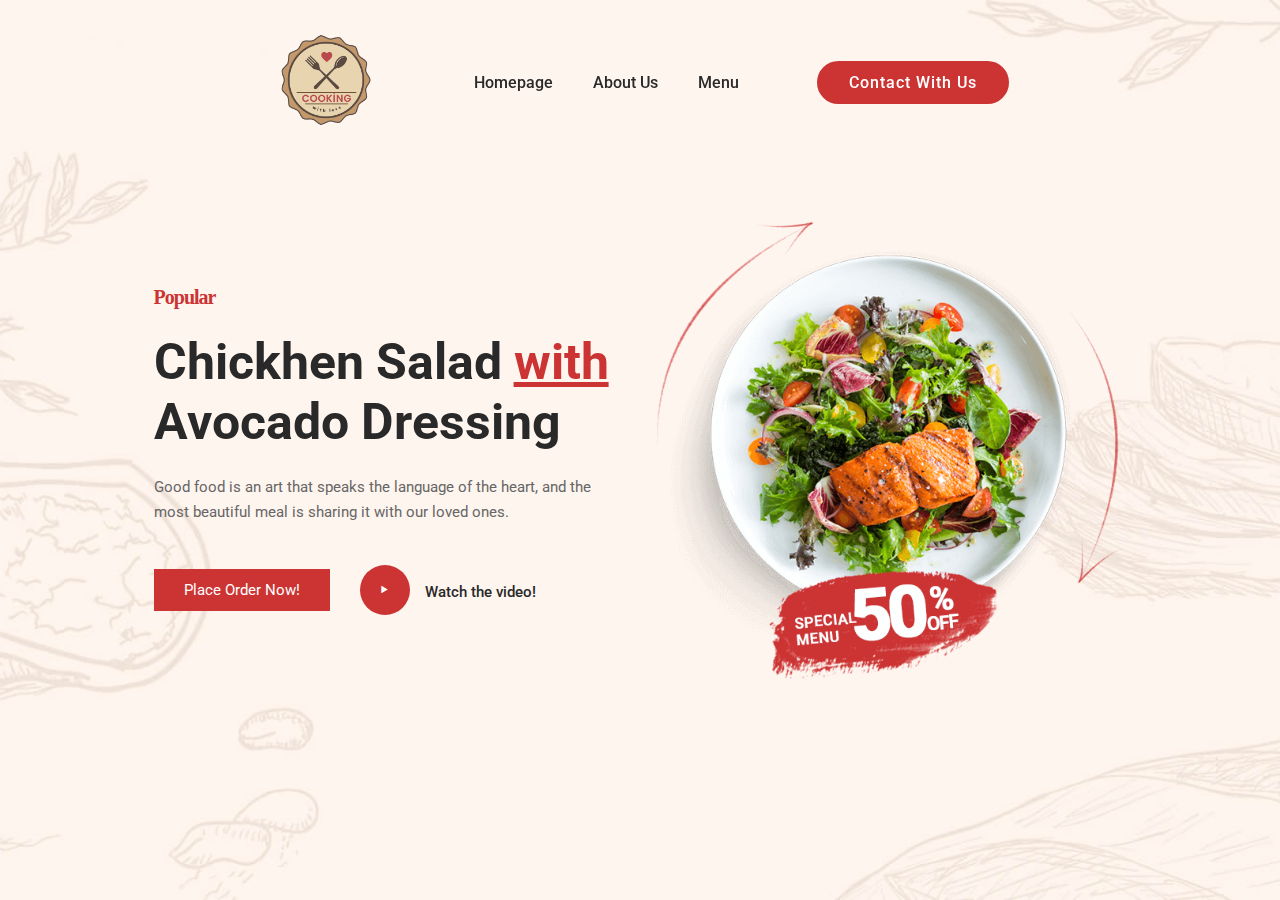
<file: index.html>
<!DOCTYPE html>
<html lang="en">

<head>
    <meta charset="UTF-8">
    <meta http-equiv="X-UA-Compatible" content="IE-edge">
    <meta name="viewport" content="width=device-width, initial-scale=1.0">
    <title>NISHTRAUNT</title>
    <link rel="stylesheet" href="style.css">

    <link rel="stylesheet" href="https://cdnjs.cloudflare.com/ajax/libs/font-awesome/6.5.1/css/all.min.css"
        integrity="sha512-DTOQO9RWCH3ppGqcWaEA1BIZOC6xxalwEsw9c2QQeAIftl+Vegovlnee1c9QX4TctnWMn13TZye+giMm8e2LwA=="
        crossorigin="anonymous" referrerpolicy="no-referrer" />

    <link rel="stylesheet" href="https://unpkg.com/boxicons@latest/css/boxicons.min.css">

    <link rel="preconnect" href="https://fonts.googleapis.com">
    <link rel="preconnect" href="https://fonts.gstatic.com" crossorigin>
    <link href="https://fonts.googleapis.com/css2?family=Roboto:wght@100;300;400;500;700&display=swap" rel="stylesheet">

</head>

<body>
    <header>
        <a href="/index.html" class="logo"> <img src="images/logo.png" alt=""></a>

        <ul class="navmenu">
            <ol><a href="#">Homepage</a></ol>
            <ol><a href="/aboutus.html">About Us</a></ol>
            <ol><a href="/menu.html">Menu</a></ol>

        </ul>

        <div class="nav-icon">
            <a href="/contact.html" class="btn">Contact with us</a>
            <div class="bx bx-menu" id="menu-icon"></div>
        </div>
    </header>

    <!--Home-->
    <section class="home">
        <div class="home-text">
            <h4>Popular</h4>
            <h1>Chickhen Salad <span>with</span> Avocado Dressing</h1>
            <p>Good food is an art that speaks the language of the heart, and
                the most beautiful meal is sharing it with our loved ones.
            </p>

            <div class="main-btn">
                <a href="/menu.html" class="btn1">Place Order Now!</a>
                <a href="https://www.youtube.com/watch?v=4IXTYiKF0os" class="btn2" target="_blank">
                    <span><i class="bx bx-play"></i>Watch the video!</span>
                </a>
            </div>

        </div>

        <div class="home-img">
            <img src="images/baner.png" alt="">
        </div>
    </section>
    <script src="java.js"></script>

</body>

</html>
</file>
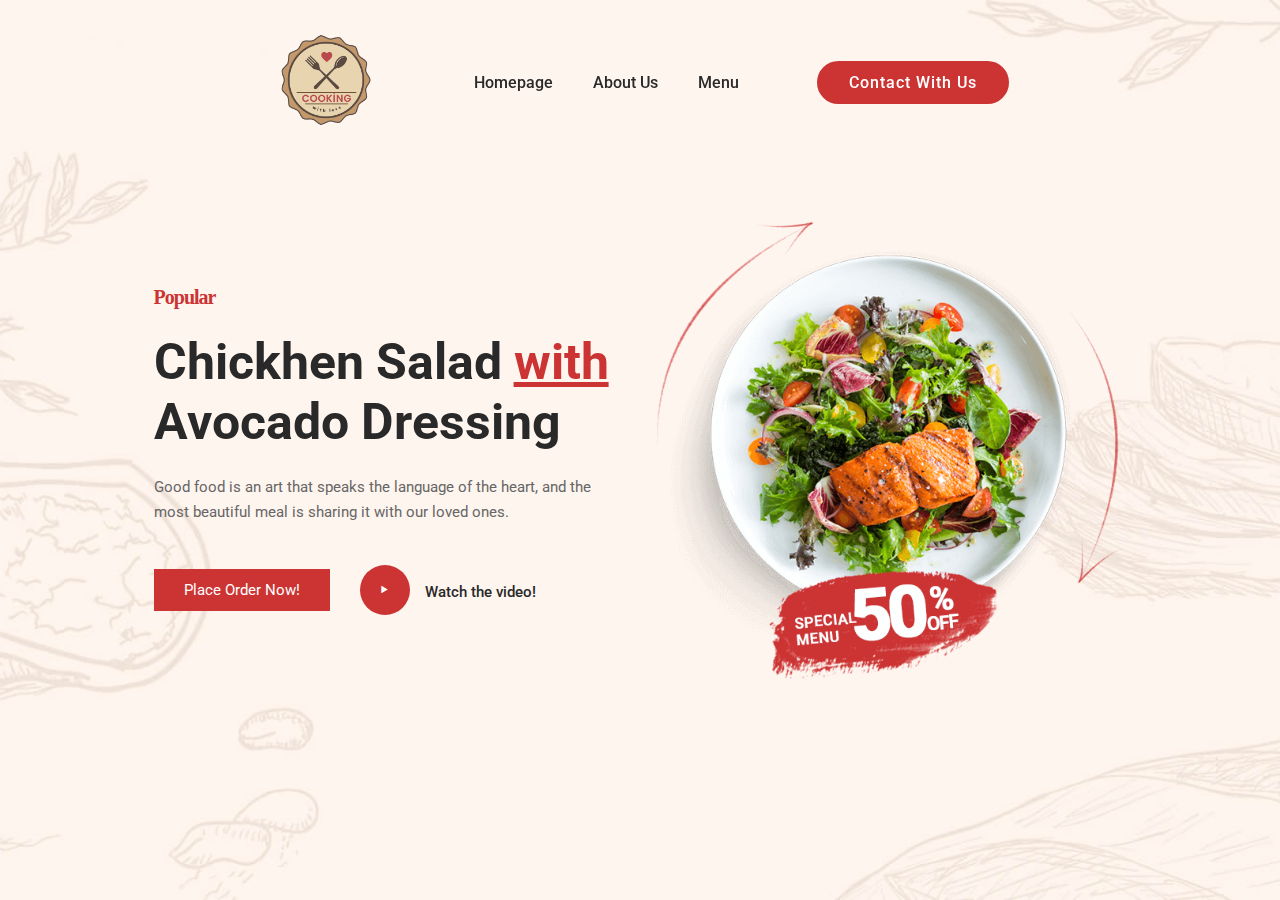
<file: Web Programlama/index.html>
<!DOCTYPE html>
<html lang="en">
<head>
    <meta charset="UTF-8">
    <meta http-equiv="X-UA-Compatible" content="IE-edge">
    <meta name="viewport" content="width=device-width, initial-scale=1.0">
    <title>NISHTRAUNT</title>
    <link rel="stylesheet" href="style.css">

    <link rel="stylesheet" href="https://cdnjs.cloudflare.com/ajax/libs/font-awesome/6.5.1/css/all.min.css" 
    integrity="sha512-DTOQO9RWCH3ppGqcWaEA1BIZOC6xxalwEsw9c2QQeAIftl+Vegovlnee1c9QX4TctnWMn13TZye+giMm8e2LwA==" crossorigin="anonymous" 
    referrerpolicy="no-referrer" />

    <link rel="stylesheet"
  href="https://unpkg.com/boxicons@latest/css/boxicons.min.css">

  <link rel="preconnect" href="https://fonts.googleapis.com">
<link rel="preconnect" href="https://fonts.gstatic.com" crossorigin>
<link href="https://fonts.googleapis.com/css2?family=Roboto:wght@100;300;400;500;700&display=swap" rel="stylesheet">

</head>
<body>
    <header>
        <a href="/index.html" class="logo"> <img src="images/logo.png" alt=""></a>

        <ul class="navmenu">
            <ol><a href="#">Homepage</a></ol>
            <ol><a href="/aboutus.html">About Us</a></ol>
            <ol><a href="/menu.html">Menu</a></ol>
            
        </ul>

        <div class="nav-icon">
            <a href="/contact.html" class="btn">Contact with us</a>
            <div class="bx bx-menu" id="menu-icon"></div>
        </div>
    </header>

    <!--Home-->
    <section class="home">
        <div class="home-text">
            <h4>Popular</h4>
            <h1>Chickhen Salad <span>with</span> Avocado Dressing</h1>
            <p>Good food is an art that speaks the language of the heart, and 
                the most beautiful meal is sharing it with our loved ones.
            </p>

                 <div class="main-btn">
                    <a href="/menu.html" class="btn1">Place Order Now!</a>
                    <a href="https://www.youtube.com/watch?v=4IXTYiKF0os" class="btn2" target="_blank">
                        <span><i class="bx bx-play"></i>Watch the video!</span>
                    </a>
                </div>
                
        </div>

        <div class="home-img">
            <img src="images/baner.png" alt="">
        </div>
    </section>
    <script src="java.js"></script>

</body>
</html>
</file>
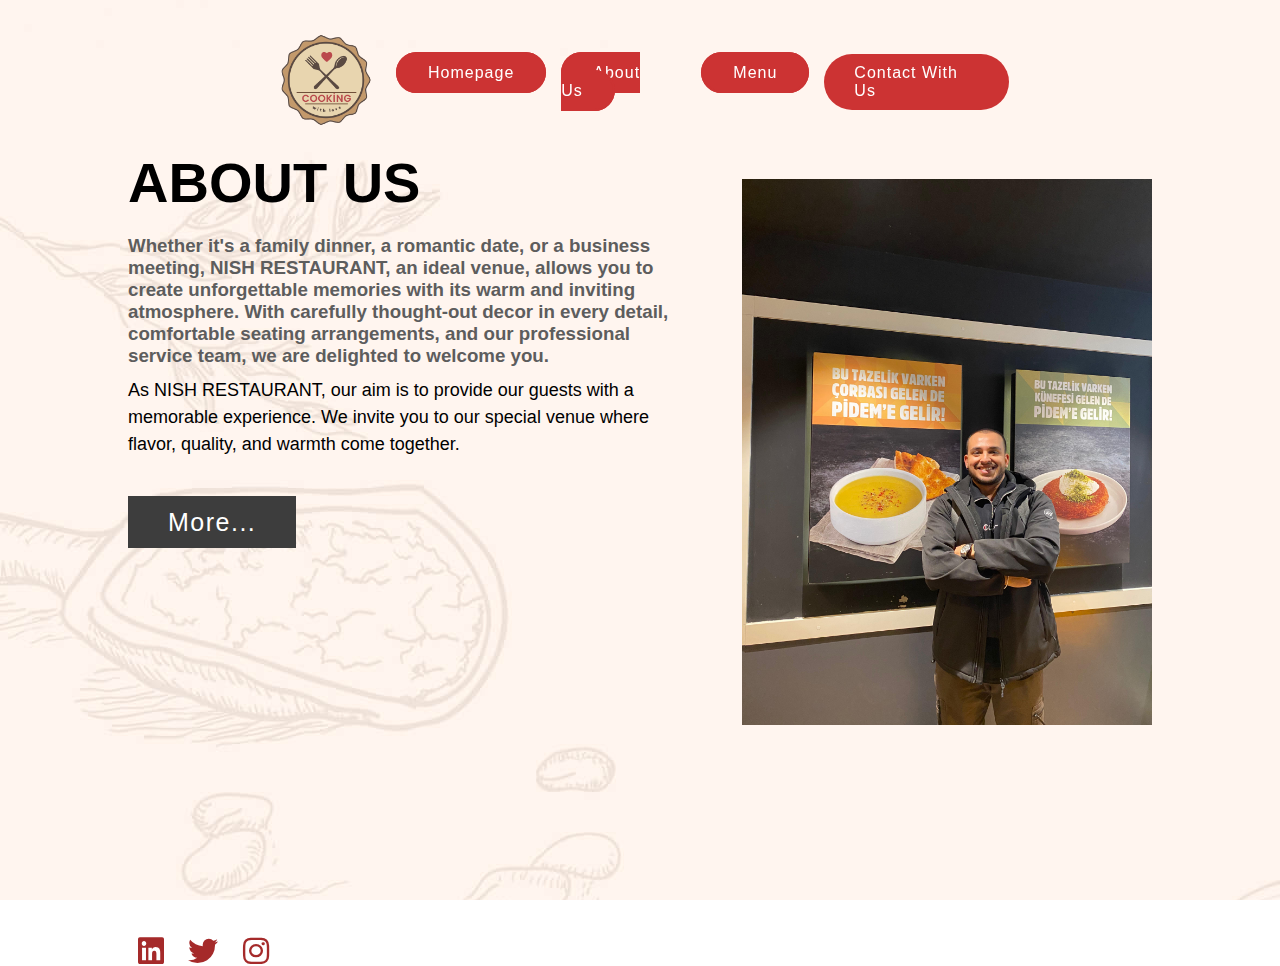
<file: aboutus.html>
<!DOCTYPE html>
<html lang="en">

<head>
    <meta charset="UTF-8">
    <meta name="viewport" content="width=device-width, initial-scale=1.0">
    <link rel="stylesheet" href="https://cdnjs.cloudflare.com/ajax/libs/font-awesome/6.5.1/css/all.min.css">
    <link rel="stylesheet" href="aboutus.css">
    <title>About Us</title>
</head>

<body>
    <header>
        <header>
            <a href="/index.html" class="logo"> <img src="images/logo.png" alt=""></a>

            <ul class="navmenu">
                <ol><a href="/index.html">Homepage</a></ol>
                <ol><a href="/aboutus.html">About Us</a></ol>
                <ol><a href="/menu.html">Menu</a></ol>

            </ul>

            <div class="nav-icon">
                <a href="/contact.html" class="btn">Contact with us</a>
                <div class="bx bx-menu" id="menu-icon"></div>
            </div>
        </header>
    </header>
    <div class="section">
        <div class="container">
            <div class="content-section">
                <div class="title">
                    <h1>About Us</h1>
                </div>
                <div class="content">
                    <h3>Whether it's a family dinner, a romantic date, or a business meeting, NISH RESTAURANT, an ideal
                        venue, allows you to create unforgettable memories with its warm and inviting atmosphere. With
                        carefully thought-out decor in every detail,
                        comfortable seating arrangements, and our professional service team, we are delighted to welcome
                        you.</h3>
                    <p>As NISH RESTAURANT, our aim is to provide our guests with a memorable experience.
                        We invite you to our special venue where flavor, quality, and warmth come together.</p>
                    <div class="button">
                        <a href="https://www.linkedin.com/in/yusuf-ata%C5%9F-899022222/" target="_blank">More...</a>
                    </div>
                    <iframe width="560" height="315" src="https://www.youtube.com/embed/4IXTYiKF0os?si=6KW5cd1mtCwBEPka"
                        title="YouTube video player" frameborder="0"
                        allow="accelerometer; autoplay; clipboard-write; encrypted-media; gyroscope; picture-in-picture; web-share"
                        allowfullscreen></iframe>

                </div>
                <div class="social">
                    <a href="https://www.linkedin.com/in/yusuf-ata%C5%9F-899022222/" target="_blank"><i
                            class="fab fa-linkedin"></i></a>
                    <a href="https://twitter.com/yatcamuyucam" target="_blank"><i class="fab fa-twitter"></i></a>
                    <a href="https://www.instagram.com/yatcamuyucam/" target="_blank"><i
                            class="fab fa-instagram"></i></a>
                </div>
            </div>
            <div class="image-section">
                <img src="images/hollanda.jpg">
            </div>
        </div>
    </div>
</body>

</html>
</file>
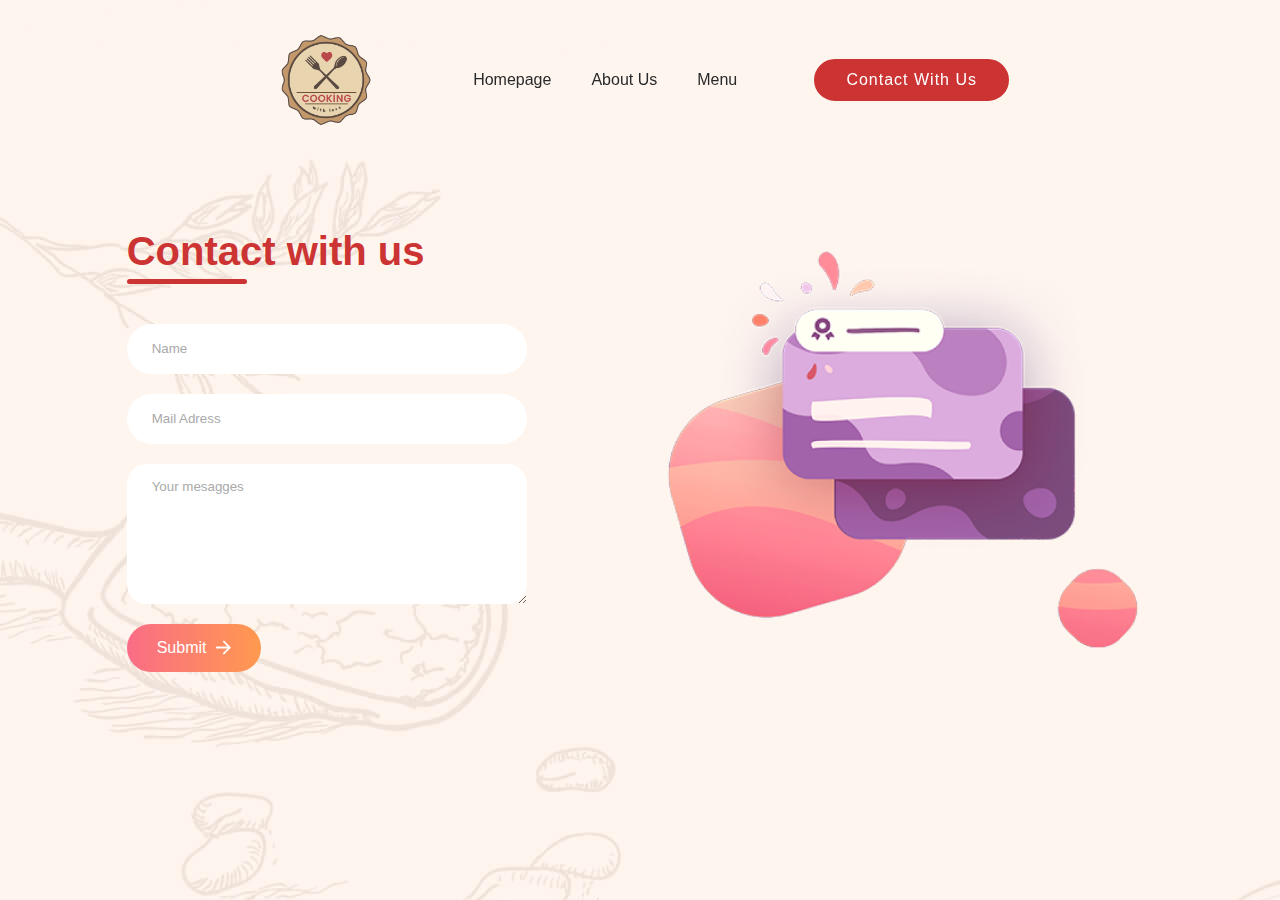
<file: contact.html>
<html lang="en">

<head>
    <meta charset="UTF-8">
    <meta name="viewport" content="width=device-width, initial-scale=1.0">
    <title>Contact Us</title>
    <link rel="stylesheet" href="contact.css">
</head>

<body>
    <header>
        <a href="/index.html" class="logo"> <img src="images/logo.png" alt=""></a>

        <ul class="navmenu">
            <ol><a href="/index.html">Homepage</a></ol>
            <ol><a href="/aboutus.html">About Us</a></ol>
            <ol><a href="/menu.html">Menu</a></ol>

        </ul>

        <div class="nav-icon">
            <a href="/contact.html" class="btn">Contact with us</a>
            <div class="bx bx-menu" id="menu-icon"></div>
        </div>
    </header>
    <div class="contact-container">
        <form action="https://api.web3forms.com/submit" method="POST" class="contact-left">
            <div class="contact-left-title">
                <h2>Contact with us</h2>
                <hr>
            </div>
            <input type="hidden" name="access_key" value="2990d0bf-a31e-41c7-9dfe-d666b8bb48e8">
            <input type="text" name="name" placeholder="Name" class="contact-inputs" required>
            <input type="email" name="email" placeholder="Mail Adress" class="contact-inputs" required>
            <textarea name="message" placeholder="Your mesagges" class="contact-inputs" required></textarea>
            <button type="submit">Submit<img src="images/arrow_icon.png" alt=""></button>

        </form>

        <div class="contact-right">
            <img src="/images/right_img.png" alt="">
        </div>
    </div>
</body>

</html>
</file>
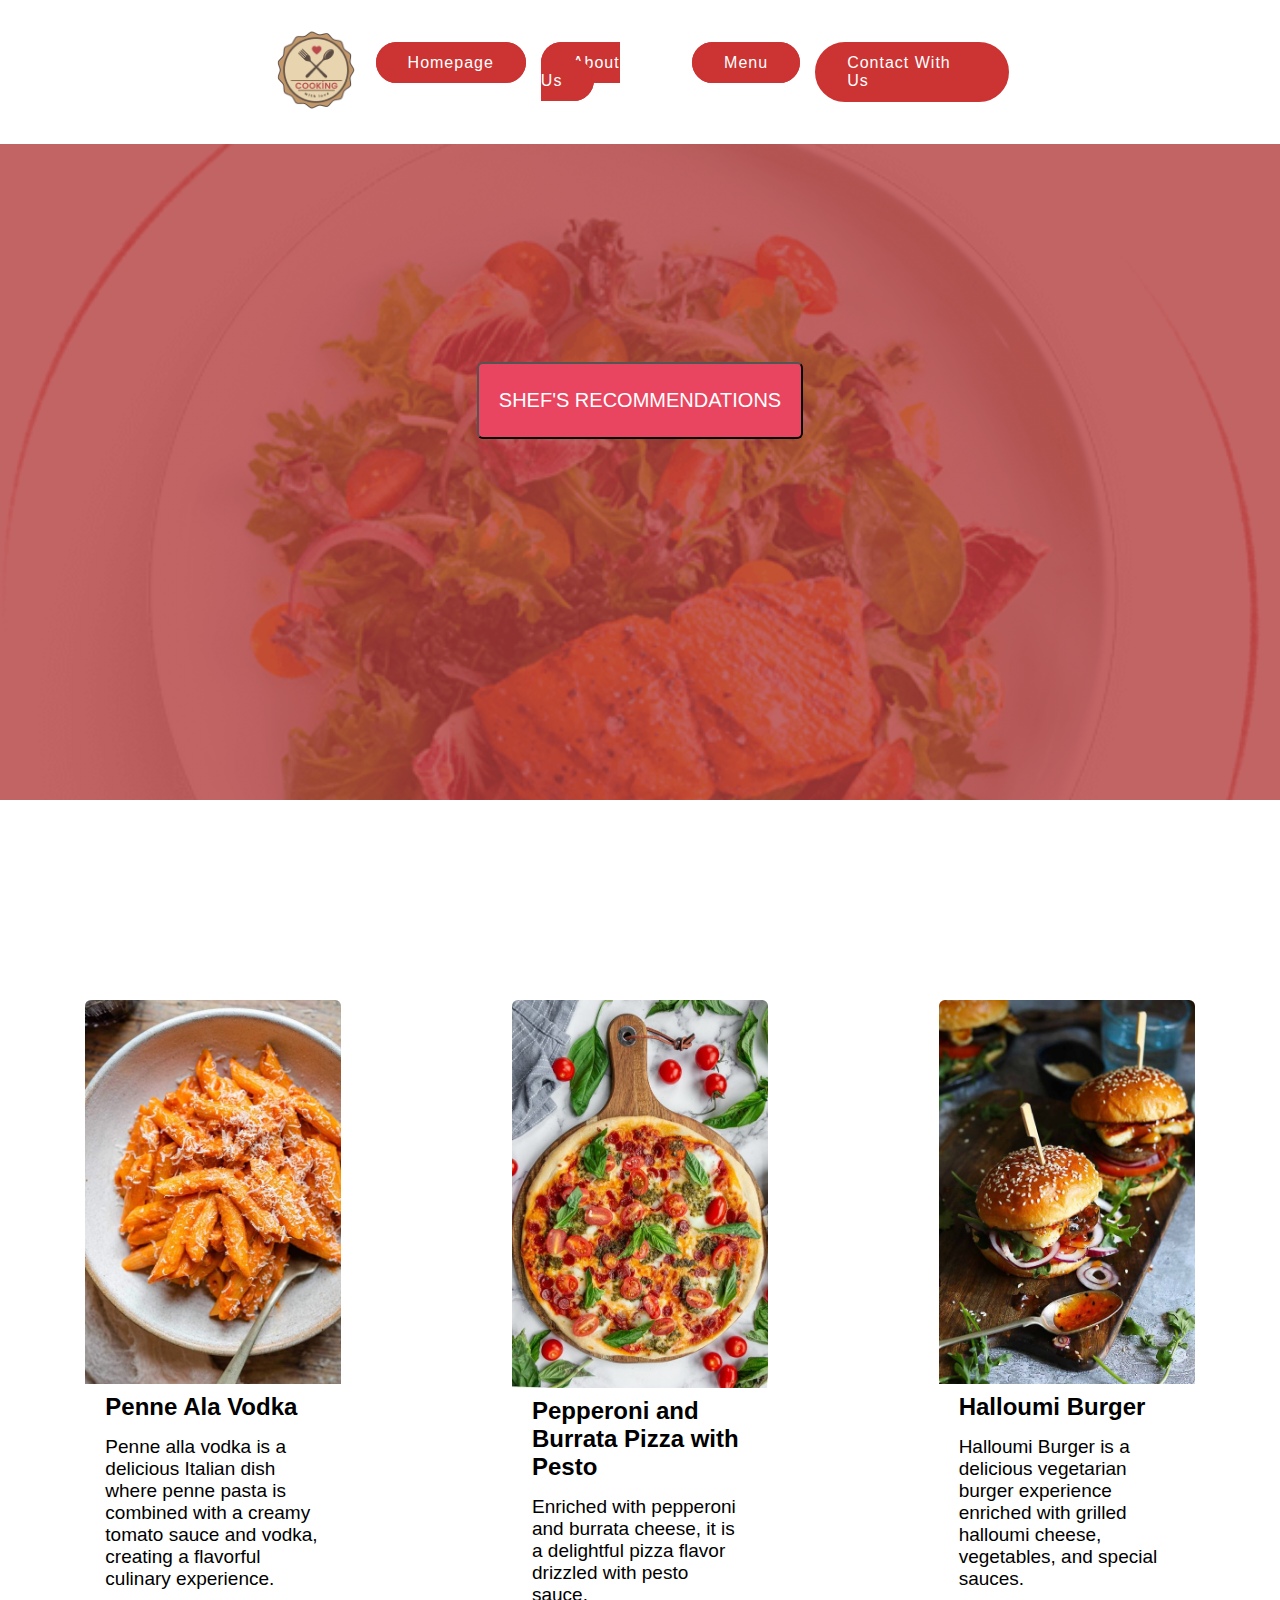
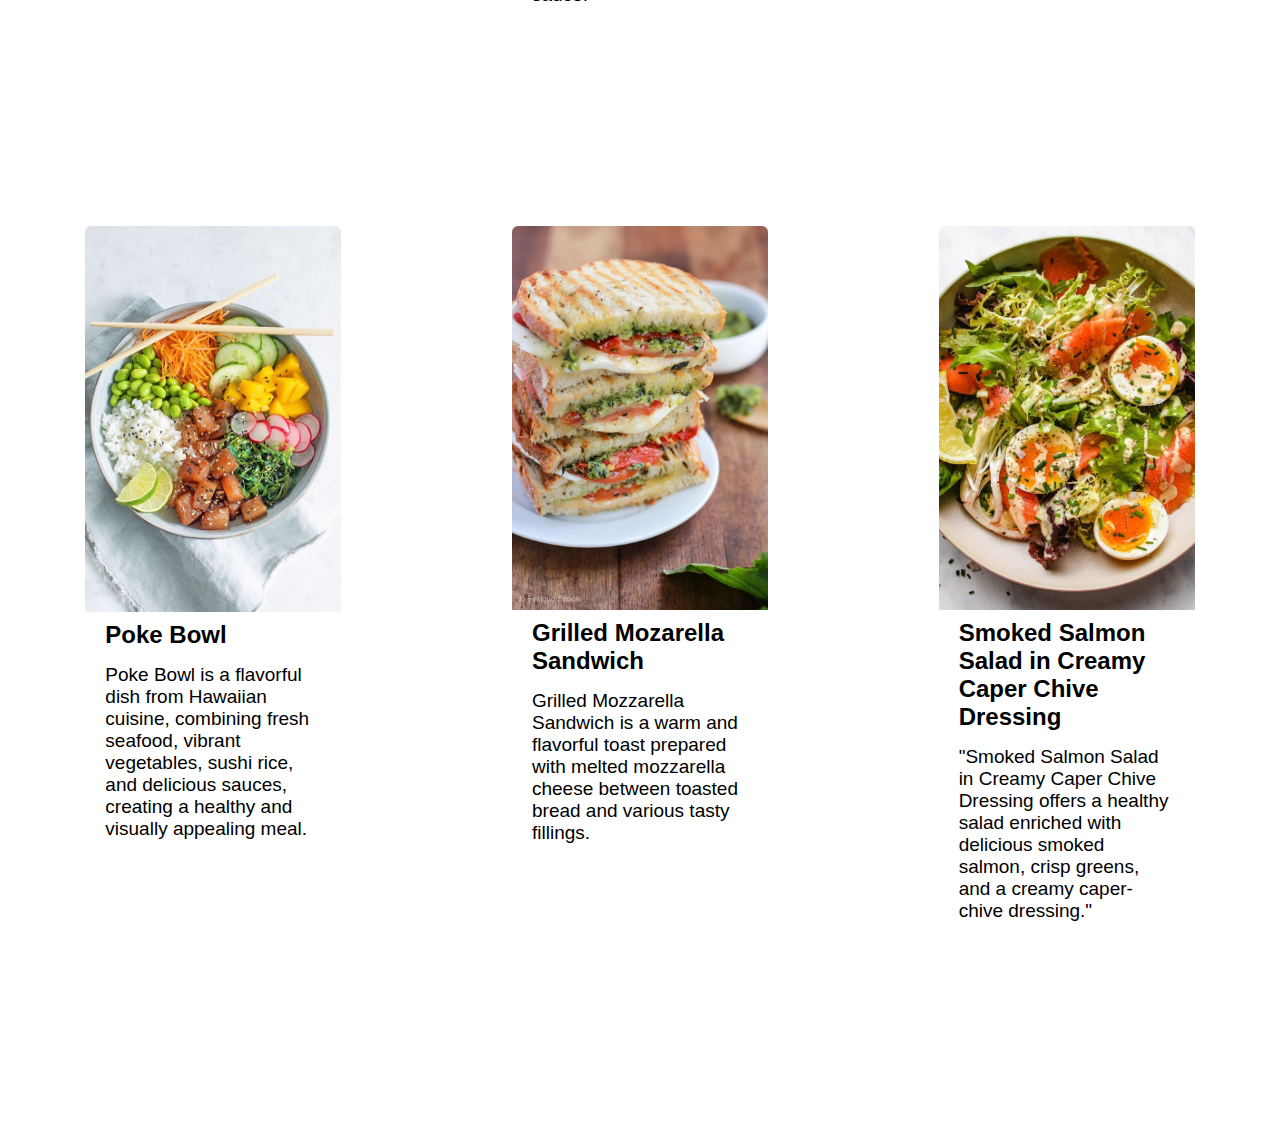
<file: menu.html>
<!DOCTYPE html>
<html lang="en">

<head>
    <meta charset="UTF-8">
    <meta name="viewport" content="width=device-width, initial-scale=1.0">
    <title>Menu</title>
    <link rel="stylesheet" href="menu.css">
</head>

<body>
    <header>
        <a href="/index.html" class="logo"> <img src="images/logo.png" alt=""></a>

        <ul class="navmenu">
            <ol><a href="/index.html">Homepage</a></ol>
            <ol><a href="/aboutus.html">About Us</a></ol>
            <ol><a href="/menu.html">Menu</a></ol>

        </ul>
        <div class="nav-icon">
            <a href="/contact.html" class="btn">Contact with us</a>
            <div class="bx bx-menu" id="menu-icon"></div>
        </div>
    </header>
    <main>
        <section id="section-1">
            <a href="/menu2.html">
                <button class="btn-s1">SHEF'S RECOMMENDATIONS</button>
            </a>
        </section>
        <section id="section-2">
            <div class="card">
                <img src="images/food1.jpeg" alt="">
                <div class="container">
                    <h2>Penne Ala Vodka</h2>
                    <p>Penne alla vodka is a delicious Italian dish where penne pasta is combined with a
                        creamy tomato sauce and vodka, creating a flavorful culinary experience.
                    </p>
                </div>
            </div>


            <div class="card">
                <img src="images/food2.jpeg" alt="">
                <div class="container">
                    <h2>Pepperoni and Burrata Pizza with Pesto</h2>
                    <p>Enriched with pepperoni and burrata cheese, it is a delightful pizza
                        flavor drizzled with pesto sauce.
                    </p>
                </div>
            </div>


            <div class="card">
                <img src="images/food3.jpeg" alt="">
                <div class="container">
                    <h2>Halloumi Burger</h2>
                    <p>Halloumi Burger is a delicious vegetarian burger experience
                        enriched with grilled halloumi cheese, vegetables, and special sauces.
                    </p>
                </div>
            </div>
        </section>
        <section id="section-3">
            <div class="card">
                <img src="images/food4.jpeg" alt="">
                <div class="container">
                    <h2>Poke Bowl
                    </h2>
                    <p>Poke Bowl is a flavorful dish from Hawaiian cuisine, combining fresh seafood,
                        vibrant vegetables, sushi rice, and delicious sauces, creating a healthy and visually appealing
                        meal.
                    </p>
                </div>
            </div>


            <div class="card">
                <img src="images/food5.jpeg" alt="">
                <div class="container">
                    <h2>Grilled Mozarella Sandwich
                    </h2>
                    <p>Grilled Mozzarella Sandwich is a warm and flavorful toast prepared with
                        melted mozzarella cheese between toasted bread and various tasty fillings.
                    </p>
                </div>
            </div>


            <div class="card">
                <img src="images/food6.jpeg" alt="">
                <div class="container">
                    <h2>Smoked Salmon Salad in Creamy Caper Chive Dressing
                    </h2>
                    <p>"Smoked Salmon Salad in Creamy Caper Chive Dressing offers a healthy salad enriched
                        with delicious smoked salmon, crisp greens, and a creamy caper-chive dressing."
                    </p>
                </div>
            </div>
        </section>
    </main>

    <footer>

    </footer>

</body>

</html>
</file>
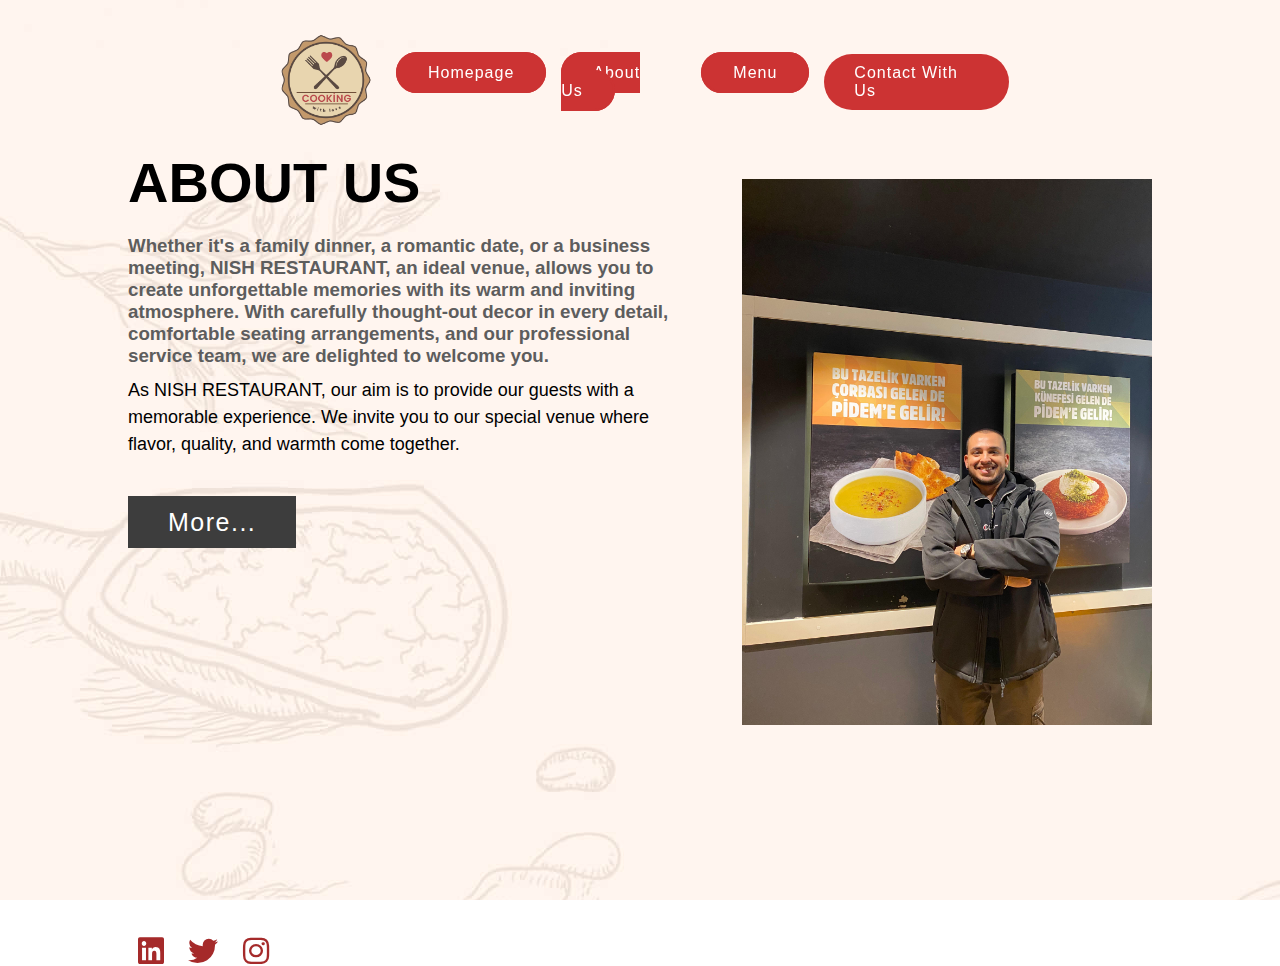
<file: Web Programlama/aboutus.html>
<!DOCTYPE html>
<html lang="en">
<head>
    <meta charset="UTF-8">
    <meta name="viewport" content="width=device-width, initial-scale=1.0">
    <link rel="stylesheet" href="https://cdnjs.cloudflare.com/ajax/libs/font-awesome/6.5.1/css/all.min.css">
    <link rel="stylesheet" href="aboutus.css">
    <title>About Us</title>
</head>
<body>
    <header>
        <header>
            <a href="/index.html" class="logo"> <img src="images/logo.png" alt=""></a>

        <ul class="navmenu">
            <ol><a href="/index.html">Homepage</a></ol>
            <ol><a href="/aboutus.html">About Us</a></ol>
            <ol><a href="/menu.html">Menu</a></ol>
            
        </ul>
    
            <div class="nav-icon">
                <a href="/contact.html" class="btn">Contact with us</a>
                <div class="bx bx-menu" id="menu-icon"></div>
            </div>
        </header>
    </header>
    <div class="section">
       <div class="container">
        <div class="content-section">
            <div class="title">
                <h1>About Us</h1>
            </div>
            <div class="content">
                <h3>Whether it's a family dinner, a romantic date, or a business meeting, NISH RESTAURANT, an ideal venue, allows you to create unforgettable memories with its warm and inviting atmosphere. With carefully thought-out decor in every detail, 
                    comfortable seating arrangements, and our professional service team, we are delighted to welcome you.</h3>
                <p>As NISH RESTAURANT, our aim is to provide our guests with a memorable experience. 
                    We invite you to our special venue where flavor, quality, and warmth come together.</p>
                <div class="button">
                    <a href="https://www.youtube.com/watch?v=dQw4w9WgXcQ" target="_blank">More...</a>
                </div>
                <iframe width="560" height="315" src="https://www.youtube.com/embed/4IXTYiKF0os?si=6KW5cd1mtCwBEPka" title="YouTube video player" frameborder="0" allow="accelerometer; autoplay; clipboard-write; encrypted-media; gyroscope; picture-in-picture; web-share" allowfullscreen></iframe>

            </div>
            <div class="social">
                <a href="https://www.linkedin.com/in/yusuf-ata%C5%9F-899022222/" target="_blank"><i class="fab fa-linkedin"></i></a>
                <a href="https://twitter.com/yatcamuyucam" target="_blank"><i class="fab fa-twitter"></i></a>
                <a href="https://www.instagram.com/yatcamuyucam/" target="_blank"><i class="fab fa-instagram"></i></a>
            </div>
        </div>
        <div class="image-section">
            <img src="images/hollanda.jpg">
        </div>
       </div> 
    </div>
</body>
</html>
</file>
<file: style.css>
* {
    font-family: 'Roboto', sans-serif;
    margin: 0;
    padding: 0;
    box-sizing: border-box;
    list-style: none;
    text-decoration: none;
}

header {
    position: fixed;
    width: 100%;
    top: 0;
    right: 0;
    z-index: 1000;
    display: flex;
    align-items: center;
    justify-content: space-between;
    padding: 10px 20%;
}

.logo img {
    max-width: 140px;
    height: auto;
}

.navmenu {
    display: flex;

}

.navmenu a {
    padding: 10px 20px;
    color: #292929;
    text-transform: capitalize;
    font-weight: 500;
    transition: all .42s ease;
}

.navmenu a:hover {
    color: #CC3333;
}

.nav-icon {
    display: flex;
    align-items: center;
}

.nav-icon .btn {
    display: inline-block;
    text-transform: capitalize;
    font-size: 16px;
    font-weight: 500;
    border: 2px solid #CC3333;
    padding: 10px 30px;
    background-color: #CC3333;
    border-radius: 30px;
    color: #fff;
    letter-spacing: 1px;
    margin-right: 15px;
    transition: all .42s ease;
}

.nav-icon .btn:hover {
    transform: scale(1.1);
}

#menu-icon {
    font-size: 35px;
    color: #292929;
    z-index: 10001;
    cursor: pointer;
    display: none;
}

section {
    padding: 60px 12%;
}

.home {
    width: 100%;
    height: 100vh;
    background-position: center;
    background-size: cover;
    display: grid;
    grid-template-columns: repeat(2, 1fr);

    background: url('images/banner-bg.jpg') center/cover no-repeat;

    align-items: center;
    gap: 2rem;
}

.home-img img {
    max-width: 100%;
    width: 100%;
    height: auto;
}

.home-text h4 {
    color: #CC3333;
    font-size: 20px;
    font-weight: 600;
    letter-spacing: -1px;
    font-family: 'Lobster', cursive;
}

.home-text h1 {
    font-size: 50px;
    color: #292929;
    font-weight: 700;
    line-height: 1.2;
    margin: 23px 0;
}

.home-text h1 span {
    color: #CC3333;
    text-decoration: underline;
}

.home-text p {
    color: #666;
    font-size: 15px;
    line-height: 25px;
    font-weight: 400;
    margin-bottom: 40px;
}

.main-btn {
    display: inline-flex;
    align-items: center;
    justify-content: center;
}

.main-btn .btn1 {
    display: inline-block;
    color: #fff;
    font-size: 15px;
    text-transform: capitalize;
    background-color: #CC3333;
    padding: 12px 30px;
    transition: all .42s ease;
}

.main-btn .btn1:hover {
    background-color: #292929;
}

.btn2 {
    font-size: 15px;
    font-weight: 500;
    color: #292929;
    display: inline-flex;
    align-items: center;
    justify-content: center;
    margin-left: 30px;
}

.btn2 span i {
    height: 50px;
    width: 50px;
    background: #CC3333;
    color: #fff;
    display: inline-flex;
    align-items: center;
    justify-content: center;
    border-radius: 50%;
    margin-right: 15px;
    transition: all .42s ease;
}

.btn2 span i:hover {
    transform: translateY(-5px);
}

/*Responsive Tasarım*/

@media(max-width:945px) {
    header {
        padding: 20px 3%;
        transition: .3s;
    }
}

@media(max-width:1140px) {
    .home {
        grid-template-columns: 1fr;
        height: 100%;
    }

    header.sticky {
        background: #fff;
        padding: 10px 3%;
        box-shadow: 0 0 10px rgb(0 0 0 / 10%);
    }

    .home-text {
        padding-top: 50px;
        text-align: center;
    }

    section {
        padding: 90px 3%;
    }

    .home-img img {
        width: 100%;
        max-width: 600px;
    }

    .home-img {
        text-align: center;
    }
}

@media(max-width:855px) {
    #menu-icon {
        display: block;
    }

    .navmenu {
        position: absolute;
        top: 100%;
        right: -100%;
        width: 300px;
        height: 400px;
        background-color: #CC3333;
        display: flex;
        flex-direction: column;
        align-items: center;
        padding: 90px 30px;
        transform: all .42s ease;
    }

    .navmenu a {
        display: block;
        margin: 5px 5px;
        transition: all .42s ease;
    }

    .navmenu a:hover {
        color: #fff;
        transform: translateX(-5px);
    }

    .navmenu.open {
        right: 0;
    }
}
</file>
<file: Web Programlama/style.css>
*{
    font-family: 'Roboto', sans-serif;
    margin: 0;
    padding: 0;
    box-sizing: border-box;
    list-style: none;
    text-decoration: none;
}
header{
    position: fixed;
    width: 100%;
    top:0;
    right: 0;
    z-index: 1000;
    display: flex;
    align-items: center;
    justify-content: space-between;
    padding: 10px 20%;
}
.logo img{
    max-width: 140px;
    height: auto;
}
.navmenu{
    display: flex;

}
.navmenu a{
    padding: 10px 20px;
    color: #292929;
    text-transform: capitalize;
    font-weight: 500;
    transition: all .42s ease;
}
.navmenu a:hover{
    color: #CC3333;
}
.nav-icon{
    display: flex;
    align-items: center;
}
.nav-icon .btn{
    display: inline-block;
    text-transform: capitalize;
    font-size: 16px;
    font-weight: 500;
    border: 2px solid #CC3333;
    padding: 10px 30px;
    background-color: #CC3333;
    border-radius: 30px;
    color: #fff;
    letter-spacing: 1px;
    margin-right: 15px;
    transition: all .42s ease;
}
.nav-icon .btn:hover{
    transform: scale(1.1);
}
#menu-icon{
    font-size: 35px;
    color: #292929;
    z-index: 10001;
    cursor: pointer;
    display: none;
}
section{
    padding: 60px 12%;
}
.home{
    width: 100%;
    height: 100vh;
    background-position: center ;
    background-size: cover;
    display: grid;
    grid-template-columns: repeat(2, 1fr);
        
    background: url('images/banner-bg.jpg') center/cover no-repeat;    
    
    align-items: center;
    gap: 2rem;
}
.home-img img{
    max-width: 100%;
    width: 100%;
    height: auto;
}
.home-text h4{
    color: #CC3333;
    font-size: 20px;
    font-weight: 600;
    letter-spacing: -1px;
    font-family: 'Lobster', cursive;
}
.home-text h1{
    font-size: 50px;
    color: #292929;
    font-weight: 700;
    line-height: 1.2;
    margin: 23px 0;
}
.home-text h1 span{
    color: #CC3333;
    text-decoration: underline;
}
.home-text p{
    color: #666;
    font-size: 15px;
    line-height: 25px;
    font-weight: 400;
    margin-bottom: 40px;
}
.main-btn{
    display: inline-flex;
    align-items: center;
    justify-content: center;
}
.main-btn .btn1{
    display: inline-block;
    color: #fff;
    font-size: 15px;
    text-transform: capitalize;
    background-color: #CC3333;
    padding: 12px 30px;
    transition: all .42s ease;
}
.main-btn .btn1:hover{
    background-color: #292929;
}
.btn2{
    font-size:15px ;
    font-weight: 500;
    color: #292929;
    display: inline-flex;
    align-items: center;
    justify-content: center;
    margin-left: 30px;
}
.btn2 span i{
    height: 50px;
    width: 50px;
    background: #CC3333;
    color: #fff;
    display: inline-flex;
    align-items: center;
    justify-content: center;
    border-radius: 50%;
    margin-right: 15px;
    transition: all .42s ease;
}
.btn2 span i:hover{
    transform: translateY(-5px);
}

/*Responsive Tasarım*/

@media(max-width:945px){
    header{
        padding: 20px 3%;
        transition: .3s;
    }
}
@media(max-width:1140px){
    .home{
        grid-template-columns: 1fr;
        height: 100%;
    }
    header.sticky{
        background: #fff;
        padding: 10px 3%;
        box-shadow: 0 0 10px rgb(0 0 0 / 10%);
    }
    .home-text{
        padding-top: 50px;
        text-align: center;
    }
    section{
        padding: 90px 3%;
    }
    .home-img img{
        width: 100%;
        max-width: 600px;
    }
    .home-img{
        text-align: center;
    }
}

@media(max-width:855px){
    #menu-icon{
        display: block;
    }
    .navmenu{
        position: absolute;
        top: 100%;
        right: -100%;
        width: 300px;
        height: 400px;
        background-color: #CC3333;
        display: flex;
        flex-direction: column;
        align-items: center;
        padding: 90px 30px;
        transform: all .42s ease;
    }
    .navmenu a{
        display: block;
        margin: 5px 5px;
        transition: all .42s ease;
    }
    .navmenu a:hover{
        color: #fff;
        transform: translateX(-5px);
    }
    .navmenu.open{
        right: 0;
    }
}
</file>
<file: aboutus.css>
* {
    margin: 0;
    padding: 0;
    box-sizing: border-box;
    font-family: 'Roboto', sans-serif;
    text-decoration: none;
}

header {
    position: fixed;
    width: 100%;
    top: 0;
    right: 0;
    z-index: 1000;
    display: flex;
    align-items: center;
    justify-content: space-between;
    padding: 10px 20%;

}

.logo img {
    max-width: 140px;
    height: auto;
}

.navmenu {
    display: flex;

}

.navmenu a {
    text-transform: capitalize;
    font-size: 16px;
    font-weight: 500;
    border: 2px solid #CC3333;
    padding: 10px 30px;
    background-color: #CC3333;
    border-radius: 30px;
    color: #fff;
    letter-spacing: 1px;
    margin-right: 15px;
    transition: all .42s ease;

}

.navmenu a:hover {
    color: #ffffff;
}

.nav-icon {
    display: flex;
    align-items: center;
}

.nav-icon .btn {
    display: inline-block;
    text-transform: capitalize;
    font-size: 16px;
    font-weight: 500;
    padding: 10px 30px;
    background-color: #CC3333;
    border-radius: 30px;
    color: #fff;
    letter-spacing: 1px;
    margin-right: 15px;
    transition: all .42s ease;
}

.nav-icon .btn:hover {
    transform: scale(1.1);
}

#menu-icon {
    font-size: 35px;
    color: #292929;
    z-index: 10001;
    cursor: pointer;
    display: none;
}

.section {
    width: 100%;
    min-height: 100vh;
    background-image: url(images/banner-bg.jpg);


}

.container {
    width: 80%;
    display: block;
    margin: auto;
    padding-top: 100px;
}

.content-section {
    float: left;
    width: 55%;
    margin-top: 50px;
}

.image-section {
    float: right;
    width: 40%;
    margin-top: 79px;
}

.image-section img {
    width: 100%;
    height: auto;
}

.content-section .title {
    text-transform: uppercase;
    font-size: 28px;
}

.content-section .content h3 {
    margin-top: 20px;
    color: #5d5d5d;
}

.content-section .content p {
    margin-top: 10px;
    font-family: sans-serif;
    font-size: 18px;
    line-height: 1.5;
}

.content-section .content .button {

    margin-top: 50px;
    margin-bottom: 40px;
}

.content-section .content .button a {
    background-color: #3d3d3d;
    padding: 12px 40px;
    text-decoration: none;
    color: #fff;
    font-size: 25px;
    letter-spacing: 1.5px;
}

.content-section .content .button a:hover {
    background-color: #a52a2a;
    color: #fff;
}

.content-section .social {
    margin-top: 40px;
}

.content-section .social i {
    color: #a52a2a;
    font-size: 30px;
    padding: 0px 10px;
}

.content-section .social i:hover {
    color: #3d3d3d;
}

@media screen and (max-width: 768px) {
    .container {
        width: 80%;
        display: block;
        margin: auto;
        padding-top: 50px;
    }

    .content-section {
        float: none;
        width: 100%;
        display: block;
        margin: auto;
    }

    .image-section {
        float: none;
        width: 100%;
    }

    .image-section img {
        width: 100%;
        height: auto;
        display: block;
        margin: auto;
    }

    .content-section .title {
        text-decoration: center;
        font-size: 19px;
    }

    .content-section .content .button {
        text-align: center;
    }

    .content-section .content .button a {
        padding: 9px 30px;
    }
}
</file>
<file: contact.css>
* {
    font-family: 'Roboto', sans-serif;
    margin: 0;
    padding: 0;
    box-sizing: border-box;
    list-style: none;
    text-decoration: none;
}

body {
    font-family: 'Outfit';
    background: linear-gradient(#ffdad5, #fff7f9);
    background-image: url(images/banner-bg.jpg);

}

header {
    position: fixed;
    width: 100%;
    top: 0;
    right: 0;
    z-index: 1000;
    display: flex;
    align-items: center;
    justify-content: space-between;
    padding: 10px 20%;
}

.logo img {
    max-width: 140px;
    height: auto;
}

.navmenu {
    display: flex;

}

.navmenu a {
    padding: 10px 20px;
    color: #292929;
    text-transform: capitalize;
    font-weight: 500;
    transition: all .42s ease;
}

.navmenu a:hover {
    color: #CC3333;
}

.nav-icon {
    display: flex;
    align-items: center;
}

.nav-icon .btn {
    display: inline-block;
    text-transform: capitalize;
    font-size: 16px;
    font-weight: 500;
    border: 2px solid #CC3333;
    padding: 10px 30px;
    background-color: #CC3333;
    border-radius: 30px;
    color: #fff;
    letter-spacing: 1px;
    margin-right: 15px;
    transition: all .42s ease;
}

.nav-icon .btn:hover {
    transform: scale(1.1);
}

.contact-container {
    height: 100vh;
    display: flex;
    align-items: center;
    justify-content: space-evenly;

}

.contact-left {
    display: flex;
    flex-direction: column;
    align-items: start;
    gap: 20px;
}

.contact-left-title h2 {
    font-weight: 600;
    color: #cc3333;
    font-size: 40px;
    margin-bottom: 5px;
}

.contact-left-title hr {
    border: none;
    width: 120px;
    height: 5px;
    background-color: #cc3333;
    border-radius: 10px;
    margin-bottom: 20px;

}

.contact-inputs {
    width: 400px;
    height: 50px;
    border: none;
    outline: none;
    padding-left: 25px;
    font-weight: 500;
    color: #666;
    border-radius: 50px;
}

.contact-left textarea {
    height: 140px;
    padding-top: 15px;
    border-radius: 20px;
}

.contact-inputs:focus {
    border: 2px solid #ff994f;
}

.contact-inputs::placeholder {
    color: #a9a9a9;
}

.contact-left button {
    display: flex;
    align-items: center;
    padding: 15px 30px;
    font-size: 16px;
    color: #fff;
    gap: 10px;
    border: none;
    border-radius: 50px;
    background: linear-gradient(270deg, #ff994f, #fa6d86);
    cursor: pointer;
}

.contact-left button img {
    height: 15px;
}

.contact-right img {
    width: 500px;
}

@media (max-width:800px) {
    .contact-inputs {
        width: 80vw;
    }

    .contact-right {
        display: none;
    }
}
</file>
<file: menu.css>
* {
    font-family: 'Roboto', sans-serif;
    margin: 0;
    padding: 0;
    box-sizing: border-box;
    list-style: none;
    text-decoration: none;
}

header {
    position: absolute;
    width: 100%;
    right: 0;
    z-index: 100;
    display: flex;
    align-items: center;
    justify-content: space-between;
    padding: 10px 20%;
    background-color: #fff;

}

.logo img {
    max-width: 120px;
    height: auto;
}

.navmenu {
    display: flex;



}

.navmenu a {
    text-transform: capitalize;
    font-size: 16px;
    font-weight: 500;
    border: 2px solid #CC3333;
    padding: 10px 30px;
    background-color: #CC3333;
    border-radius: 30px;
    color: #fff;
    letter-spacing: 1px;
    margin-right: 15px;
    transition: all .42s ease;

}

.navmenu a:hover {
    color: #ffffff;
    transform: scale(1.1);
}

.nav-icon {
    display: flex;
    align-items: center;
}

.nav-icon .btn {
    display: inline-block;
    text-transform: capitalize;
    font-size: 16px;
    font-weight: 500;
    border: 2px solid #CC3333;
    padding: 10px 30px;
    background-color: #CC3333;
    border-radius: 30px;
    color: #fff;
    letter-spacing: 1px;
    margin-right: 15px;
    transition: all .42s ease;
}

.nav-icon .btn:hover {
    transform: scale(1.1);
}

.nav-icon {
    display: flex;
    align-items: center;
}

.nav-icon .btn {
    display: inline-block;
    text-transform: capitalize;
    font-size: 16px;
    font-weight: 500;
    border: 2px solid #CC3333;
    padding: 10px 30px;
    background-color: #CC3333;
    background: #CC3333;
    border-radius: 30px;
    color: #fff;
    letter-spacing: 1px;
    margin-right: 15px;
    transition: all .42s ease;
}

.nav-icon .btn:hover {
    transform: scale(1.1);
}

/*MENÜ ALTINDAKİ RESİM KISMI*/
#section-1 {
    background-image: linear-gradient(rgba(180, 61, 61, 0.8), rgba(180, 61, 61, 0.8)), url(images/baner.png);
    background-position: top;

    background-size: cover;
    display: flex;
    align-items: center;
    justify-content: center;
    height: 800px;
}

.btn-s1 {
    background-color: #e94560;
    color: #ffff;
    padding: 25px 20px;
    font-size: 20px;
    border-radius: 6px;
    transition: color 1s;
}

.btn-s1:hover {
    color: black;
}

/* card*/
#section-2 {
    display: flex;
    justify-content: space-around;
    margin: 200px 0;

}

.card {
    width: 20%;
    box-shadow: 0 5px 9px 0 rgb(180, 61, 61, 0, 8);
    border-radius: 6px;
}

.card:hover {
    opacity: 0.7;

}

.container {
    padding: 5px 20px;

}

.container p {
    margin: 15px 0;

}

img {
    border-radius: 6px 6px 0 0;
    width: 100%;
}

p {
    font-size: 19px;
}

#section-3 {
    display: flex;
    justify-content: space-around;
    margin: 200px 0;

}
</file>
<file: Web Programlama/aboutus.css>
*{
    margin: 0;
    padding: 0;
    box-sizing: border-box;
    font-family: 'Roboto', sans-serif;
    text-decoration: none;
}

header{
    position: fixed;
    width: 100%;
    top:0;
    right: 0;
    z-index: 1000;
    display: flex;
    align-items: center;
    justify-content: space-between;
    padding: 10px 20%;
    
}
.logo img{
    max-width: 140px;
    height: auto;
}
.navmenu{
    display: flex;

}
.navmenu a { 
    text-transform: capitalize;
    font-size: 16px;
    font-weight: 500;
    border: 2px solid #CC3333;
    padding: 10px 30px;
    background-color: #CC3333;
    border-radius: 30px;
    color: #fff;
    letter-spacing: 1px;
    margin-right: 15px;
    transition: all .42s ease;

}
.navmenu a:hover{
    color: #ffffff;
}
.nav-icon{
    display: flex;
    align-items: center;
}
.nav-icon .btn{
    display: inline-block;
    text-transform: capitalize;
    font-size: 16px;
    font-weight: 500;
    padding: 10px 30px;
    background-color: #CC3333;
    border-radius: 30px;
    color: #fff;
    letter-spacing: 1px;
    margin-right: 15px;
    transition: all .42s ease;
}
.nav-icon .btn:hover{
    transform: scale(1.1);
}
#menu-icon{
    font-size: 35px;
    color: #292929;
    z-index: 10001;
    cursor: pointer;
    display: none;
}
.section{
    width: 100%;
    min-height: 100vh;
    background-image: url(images/banner-bg.jpg);

    
}
.container{
    width: 80%;
    display: block;
    margin: auto;
    padding-top: 100px;
}
.content-section{
    float: left;
    width: 55%;
    margin-top: 50px;
}
.image-section{
    float: right;
    width: 40%;
    margin-top: 79px;
}
.image-section img{
   width: 100%;
   height: auto;
}
.content-section .title{
    text-transform: uppercase;
    font-size: 28px;
}
.content-section .content h3{
    margin-top: 20px;
    color: #5d5d5d;
}
.content-section .content p{
    margin-top: 10px;
    font-family: sans-serif;
    font-size: 18px;
    line-height: 1.5;
}
.content-section .content .button{

    margin-top: 50px;
    margin-bottom: 40px;
}
.content-section .content .button a{
    background-color: #3d3d3d;
    padding: 12px 40px;
    text-decoration: none;
    color: #fff;
    font-size: 25px;
    letter-spacing: 1.5px;
}
.content-section .content .button a:hover{
    background-color: #a52a2a;
    color: #fff;
}
.content-section .social{
    margin-top: 40px;
}
.content-section .social i{
    color: #a52a2a;
    font-size: 30px;
    padding: 0px 10px;
}
.content-section .social i:hover{
    color: #3d3d3d;
}
@media screen and (max-width: 768px) {
    .container{
        width: 80%;
        display: block;
        margin: auto;
        padding-top: 50px;
    }
    .content-section{
        float: none;
        width: 100%;
        display: block;
        margin: auto;
    }
    .image-section{
        float: none;
        width: 100%;
    }
    .image-section img{
        width: 100%;
        height: auto;
        display: block;
        margin: auto;
    }
    .content-section .title{
        text-decoration: center;
        font-size: 19px;
    }
    .content-section .content .button{
        text-align: center;
    }
    .content-section .content .button a{
        padding: 9px 30px;
    }
}
</file>
